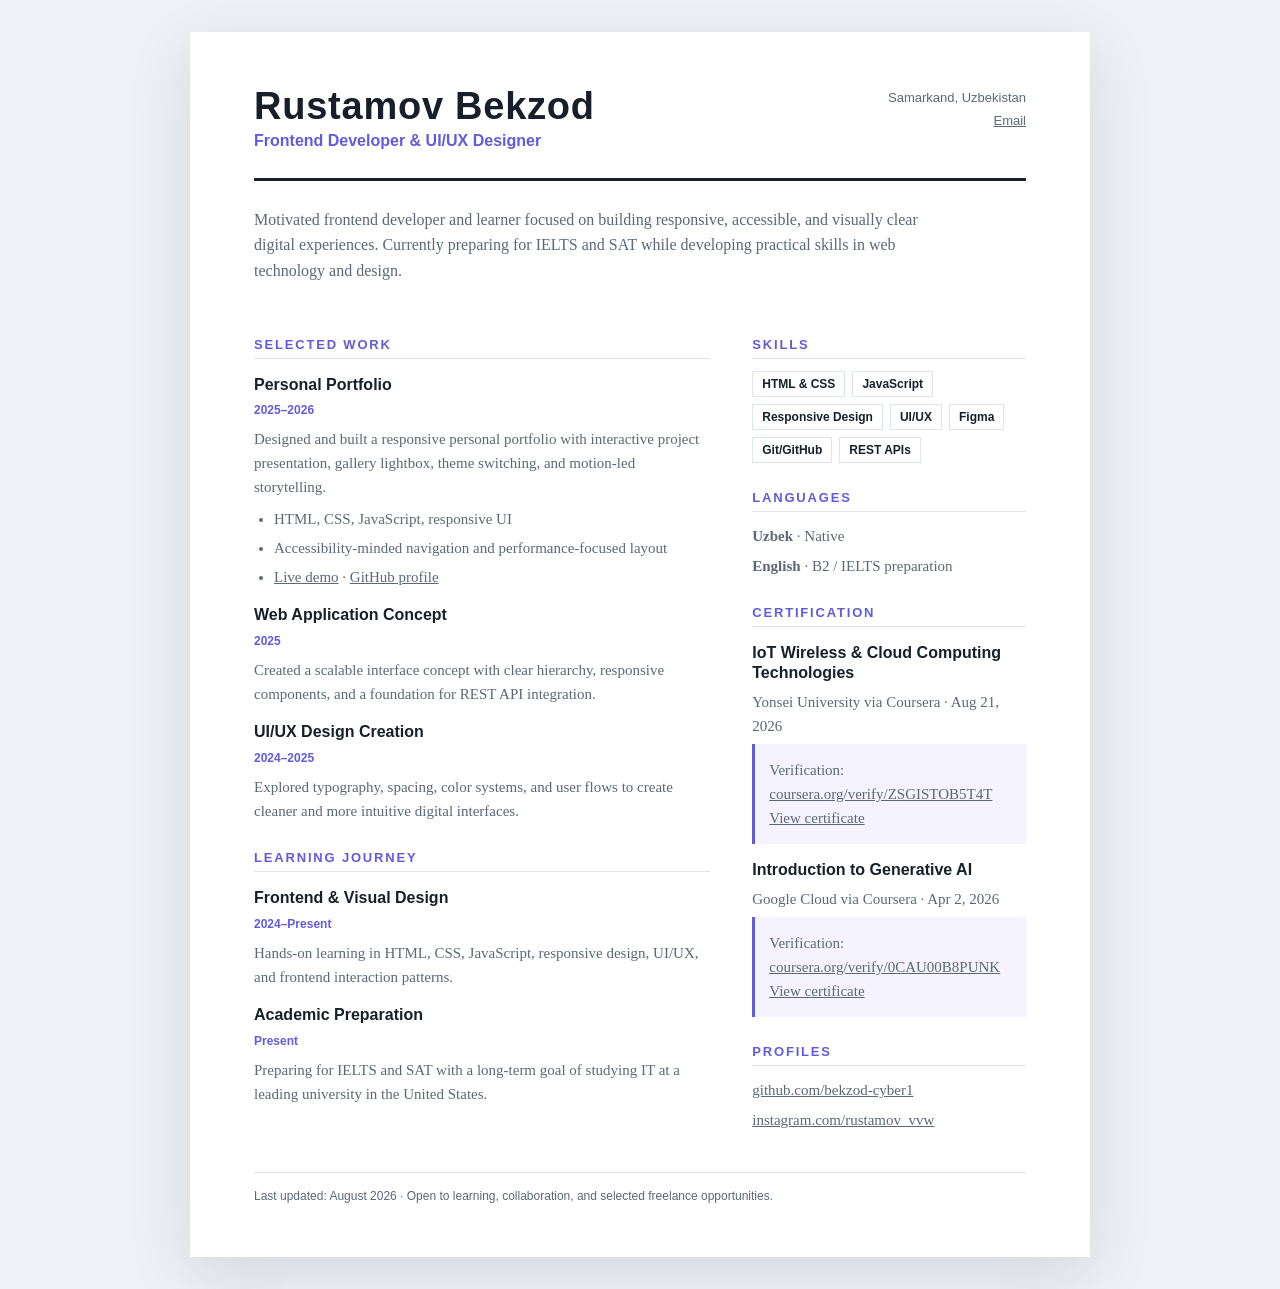
<file: cv.html>
<!DOCTYPE html>
<html lang="en">
<head>
  <meta charset="UTF-8">
  <meta name="viewport" content="width=device-width, initial-scale=1.0">
  <meta name="description" content="Professional CV of Rustamov Bekzod, frontend developer and UI/UX designer.">
  <title>Rustamov Bekzod | CV</title>
  <style>
    :root { --ink:#17202a; --muted:#5c6875; --accent:#635bdb; --line:#dfe4ea; }
    * { box-sizing:border-box; }
    body { margin:0; background:#eef1f5; color:var(--ink); font:15px/1.6 Georgia,serif; }
    .page { width:min(900px, calc(100% - 32px)); margin:32px auto; padding:54px 64px; background:#fff; box-shadow:0 18px 60px rgba(25,35,50,.12); }
    header { display:flex; justify-content:space-between; gap:32px; align-items:flex-start; padding-bottom:28px; border-bottom:3px solid var(--ink); }
    h1 { margin:0 0 4px; font:800 38px/1.1 Arial,sans-serif; letter-spacing:.02em; }
    .role { color:var(--accent); font:700 16px Arial,sans-serif; }
    .contact { text-align:right; color:var(--muted); font:13px/1.8 Arial,sans-serif; }
    a { color:inherit; }
    .intro { margin:26px 0; font-size:16px; max-width:680px; }
    .columns { display:grid; grid-template-columns:1.25fr .75fr; gap:42px; }
    section { margin-top:28px; }
    h2 { margin:0 0 12px; padding-bottom:7px; border-bottom:1px solid var(--line); color:var(--accent); font:800 13px/1 Arial,sans-serif; letter-spacing:.14em; text-transform:uppercase; }
    h3 { margin:16px 0 2px; font:700 16px/1.3 Arial,sans-serif; }
    p { margin:6px 0; color:var(--muted); }
    .date { color:var(--accent); font:700 12px Arial,sans-serif; }
    ul { margin:8px 0 0; padding-left:20px; color:var(--muted); }
    li { margin:5px 0; }
    .tag-list { display:flex; flex-wrap:wrap; gap:7px; }
    .tag { padding:5px 9px; border:1px solid var(--line); color:var(--ink); font:600 12px Arial,sans-serif; }
    .note { padding:14px; background:#f4f3ff; border-left:3px solid var(--accent); color:var(--muted); }
    footer { margin-top:34px; padding-top:16px; border-top:1px solid var(--line); color:var(--muted); font:12px Arial,sans-serif; }
    @page { size:A4; margin:0; }
    @media print { body { background:#fff; } .page { width:100%; min-height:297mm; margin:0; padding:26px 38px; box-shadow:none; } a { text-decoration:none; } }
    @media(max-width:650px) { .page { padding:30px 24px; } header,.columns { display:block; } .contact { margin-top:18px; text-align:left; } }
  </style>
</head>
<body>
  <main class="page">
    <header>
      <div>
        <h1>Rustamov Bekzod</h1>
        <div class="role">Frontend Developer &amp; UI/UX Designer</div>
      </div>
      <div class="contact">
        Samarkand, Uzbekistan<br>
        <a href="mailto:bbek75059@gmail.com">Email</a>
      </div>
    </header>

    <p class="intro">Motivated frontend developer and learner focused on building responsive, accessible, and visually clear digital experiences. Currently preparing for IELTS and SAT while developing practical skills in web technology and design.</p>

    <div class="columns">
      <div>
        <section>
          <h2>Selected Work</h2>
          <h3>Personal Portfolio</h3><span class="date">2025–2026</span>
          <p>Designed and built a responsive personal portfolio with interactive project presentation, gallery lightbox, theme switching, and motion-led storytelling.</p>
          <ul><li>HTML, CSS, JavaScript, responsive UI</li><li>Accessibility-minded navigation and performance-focused layout</li><li><a href="https://coruscating-mooncake-ef4c16.netlify.app/">Live demo</a> · <a href="https://github.com/bekzod-cyber1">GitHub profile</a></li></ul>
          <h3>Web Application Concept</h3><span class="date">2025</span>
          <p>Created a scalable interface concept with clear hierarchy, responsive components, and a foundation for REST API integration.</p>
          <h3>UI/UX Design Creation</h3><span class="date">2024–2025</span>
          <p>Explored typography, spacing, color systems, and user flows to create cleaner and more intuitive digital interfaces.</p>
        </section>
        <section>
          <h2>Learning Journey</h2>
          <h3>Frontend &amp; Visual Design</h3><span class="date">2024–Present</span>
          <p>Hands-on learning in HTML, CSS, JavaScript, responsive design, UI/UX, and frontend interaction patterns.</p>
          <h3>Academic Preparation</h3><span class="date">Present</span>
          <p>Preparing for IELTS and SAT with a long-term goal of studying IT at a leading university in the United States.</p>
        </section>
      </div>
      <aside>
        <section>
          <h2>Skills</h2>
          <div class="tag-list"><span class="tag">HTML &amp; CSS</span><span class="tag">JavaScript</span><span class="tag">Responsive Design</span><span class="tag">UI/UX</span><span class="tag">Figma</span><span class="tag">Git/GitHub</span><span class="tag">REST APIs</span></div>
        </section>
        <section>
          <h2>Languages</h2>
          <p><strong>Uzbek</strong> · Native</p><p><strong>English</strong> · B2 / IELTS preparation</p>
        </section>
        <section>
          <h2>Certification</h2>
          <h3>IoT Wireless &amp; Cloud Computing Technologies</h3><p>Yonsei University via Coursera · Aug 21, 2026</p>
          <p class="note">Verification: <a href="https://coursera.org/verify/ZSGISTOB5T4T">coursera.org/verify/ZSGISTOB5T4T</a><br><a href="sert2.png" target="_blank" rel="noopener">View certificate</a></p>
          <h3>Introduction to Generative AI</h3><p>Google Cloud via Coursera · Apr 2, 2026</p>
          <p class="note">Verification: <a href="https://coursera.org/verify/0CAU00B8PUNK">coursera.org/verify/0CAU00B8PUNK</a><br><a href="sert1.png" target="_blank" rel="noopener">View certificate</a></p>
        </section>
        <section>
          <h2>Profiles</h2>
          <p><a href="https://github.com/bekzod-cyber1">github.com/bekzod-cyber1</a></p>
          <p><a href="https://www.instagram.com/rustamov_vvw/">instagram.com/rustamov_vvw</a></p>
        </section>
      </aside>
    </div>
    <footer>Last updated: August 2026 · Open to learning, collaboration, and selected freelance opportunities.</footer>
  </main>
</body>
</html>
</file>
